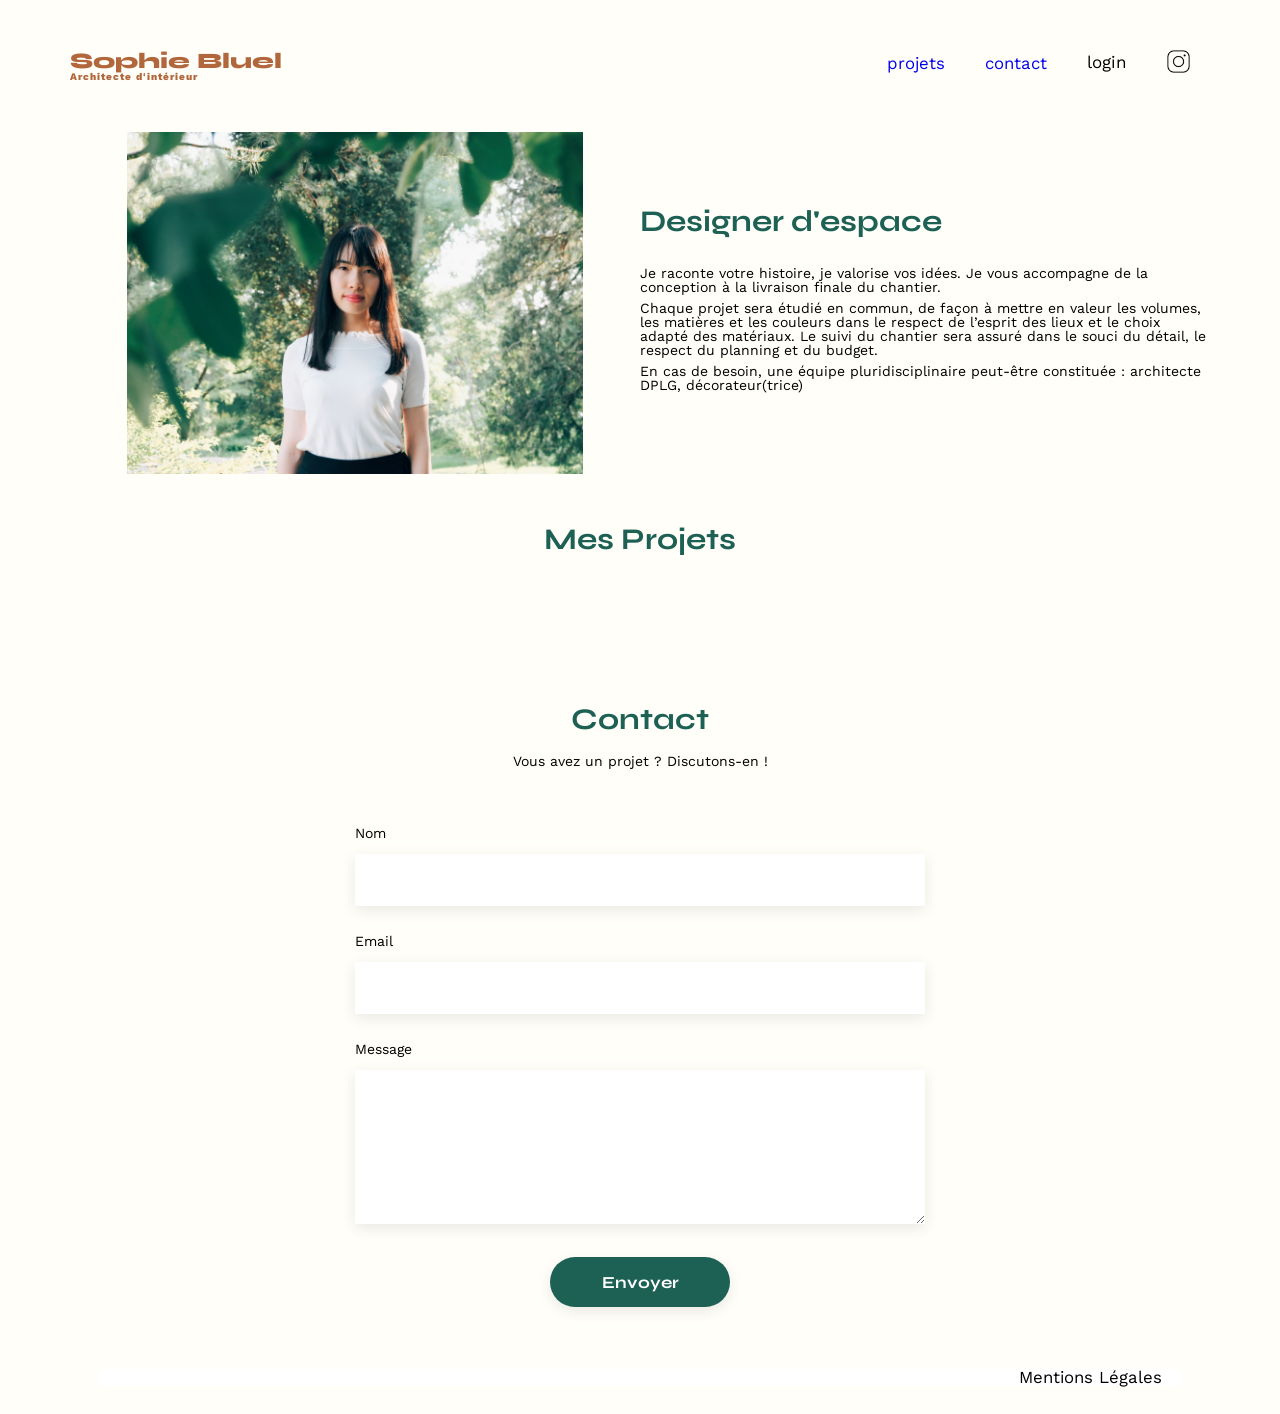
<file: FrontEnd/index.html>
<!DOCTYPE html>
<html lang="fr">

<head>
	<meta charset="UTF-8">
	<title>Sophie Bluel - Architecte d'intérieur</title>
	<meta name="viewport" content="width=device-width, initial-scale=1.0">
	<link rel="preconnect" href="https://fonts.googleapis.com">
	<link rel="preconnect" href="https://fonts.gstatic.com" crossorigin>
	<link href="https://fonts.googleapis.com/css2?family=Syne:wght@700;800&family=Work+Sans&display=swap"
		rel="stylesheet">
	<link rel="stylesheet" href="https://cdnjs.cloudflare.com/ajax/libs/font-awesome/6.4.0/css/all.min.css">
	<meta name="description" content="">
	<link rel="stylesheet" href="./assets/style.css">
	<script src="./main.js" defer></script>
</head>

<body>
	<div class="mode-edition">
		<div class="edition-modal">
		<i class="fa-regular fa-pen-to-square"></i>
		<p class="paragraphe">Mode édition</p>
		</div>
	</div>
	<header>
		<h1>Sophie Bluel <span>Architecte d'intérieur</span></h1>
		<nav>
			<ul>
				<li><a href="#portfolio"> projets </a></li>
				<li><a href="#contact"> contact </a></li>
				<li><a id="login-link" href="login.html">login</a></li>
				<li><a href="https://www.instagram.com/" target="_blank">
					<img src="./assets/icons/instagram.png" alt="Instagram">
				</a>
				</li>
			</ul>
		</nav>
	</header>
	<main>
		
		<section id="introduction">
			<h2 class="hidden-title">Introduction</h2>
			<figure>
				<img src="./assets/images/sophie-bluel.png" alt="Portrait de Sophie Bluel">
			</figure>
			<article>
				<h2>Designer d'espace</h2>
				<p>Je raconte votre histoire, je valorise vos idées. Je vous accompagne de la conception à la livraison
					finale du chantier.</p>
				<p>Chaque projet sera étudié en commun, de façon à mettre en valeur les volumes, les matières et les
					couleurs dans le respect de l’esprit des lieux et le choix adapté des matériaux. Le suivi du
					chantier sera assuré dans le souci du détail, le respect du planning et du budget.</p>
				<p>En cas de
					besoin, une équipe pluridisciplinaire peut-être constituée : architecte DPLG, décorateur(trice)</p>
			</article>
		</section>
		<section id="portfolio">
			<div class="portfolio-title">
				<h2>Mes Projets</h2>
				<div class="modifier">
					<i class="fa-regular fa-pen-to-square"></i>
					<p>Modifier</p>
				</div>
			</div>
			<div class="filter">

			</div>
			<div class="gallery">

			</div>
		</section>
		<section id="contact">
			<h2>Contact</h2>
			<p>Vous avez un projet ? Discutons-en !</p>
			<form action="#" method="post">
				<label for="name">Nom</label>
				<input type="text" name="name" id="name">
				<label for="email">Email</label>
				<input type="email" name="email" id="email">
				<label for="message">Message</label>
				<textarea name="message" id="message" cols="30" rows="10"></textarea>
				<input type="submit" value="Envoyer">
			</form>
		</section>
	</main>

	<footer>
		<nav>
			<ul>
				<li>Mentions Légales</li>
			</ul>
		</nav>
	</footer>

	<div class="modal">
		<div class="modal-content">
			<button class="close-modal">&times;</button>
			<div class="vue-gallery">
				<h3> Galerie photo</h3>
				<div class="modal-gallery"></div>
				<hr>
				<button class="add-photo">Ajouter une photo</button>
			</div>
			<div class="ajout-photo">
				<button class="retour-modal">
					<i class="fa-solid fa-arrow-left"></i>
				</button>
				<h3>Ajout photo</h3>
				<form>
					<div class="upload-photo">
						<i class="fa-regular fa-image"></i>
						<label for="image">+ Ajouter photo</label>
						<input type="file" id="image">
						
						<p>jpg, png : 4mo max</p>
					</div>
					<label for="title">Titre</label>
					<input type="text" id="title">
					<label for="category">Catégorie</label>
					<select id="category"></select>
					<hr>
					<button class="btn-valider" type="submit">Valider</button>
				</form>
			</div>
		</div>
	</div>

</body>

</html>
</file>
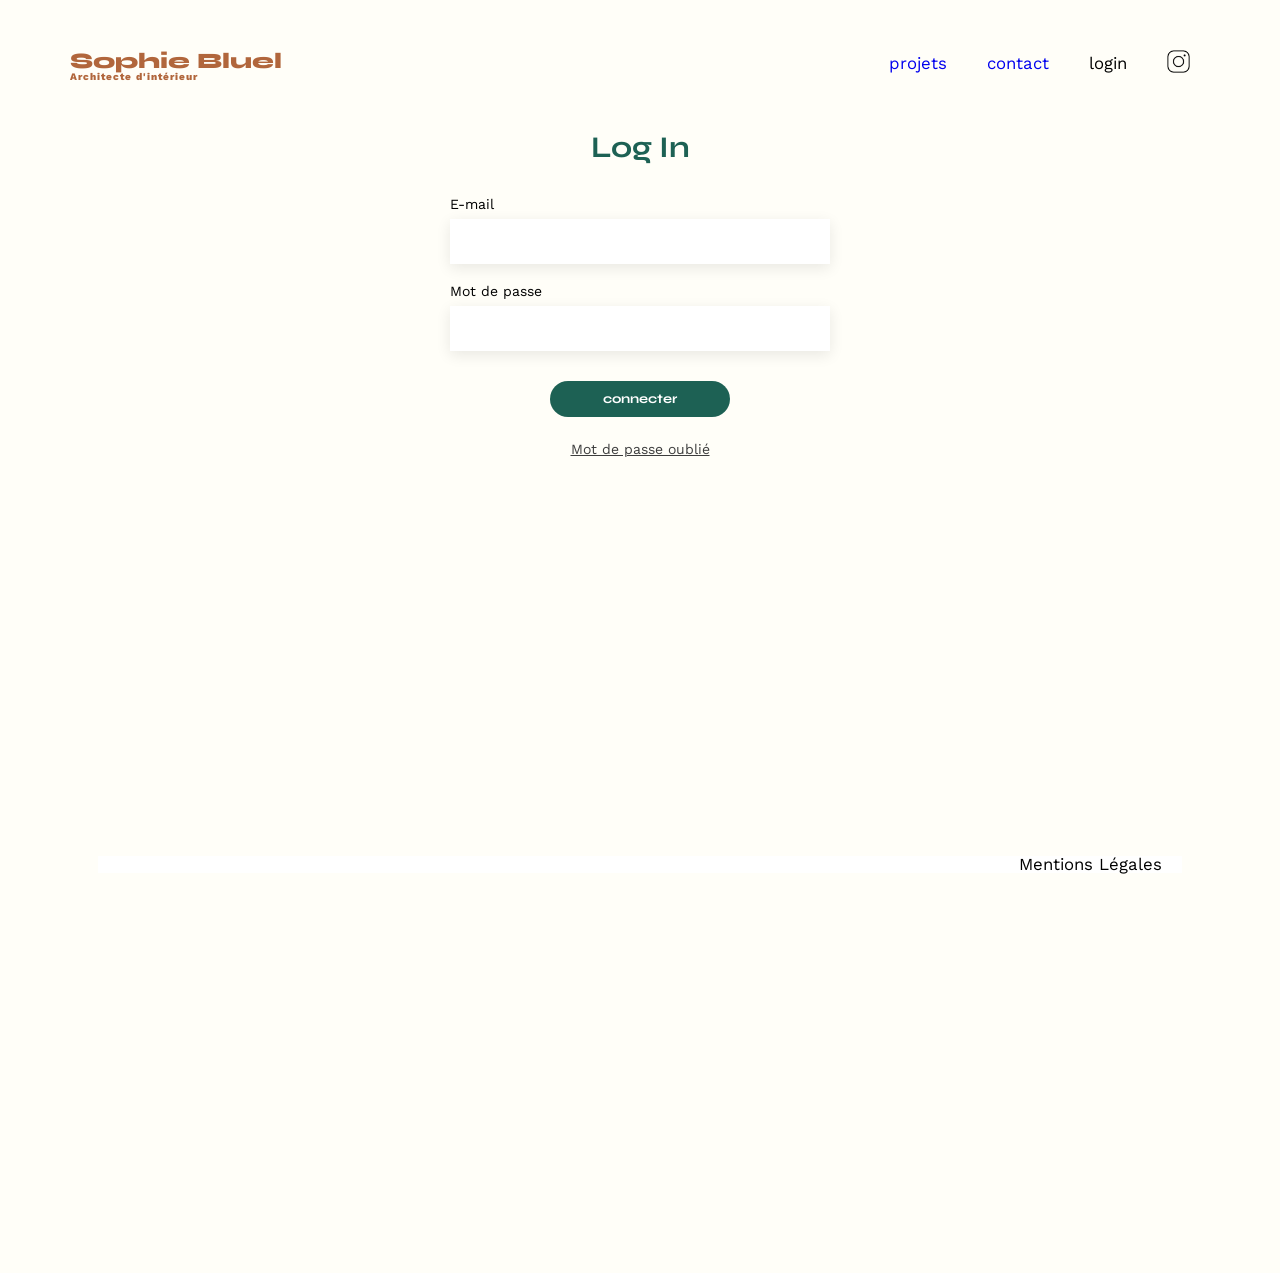
<file: FrontEnd/login.html>
<!DOCTYPE html>
<html lang="en">
<head>
    <meta charset="UTF-8">
    <meta name="viewport" content="width=device-width, initial-scale=1.0">
    <title>Page de connexion</title>
    <link rel="preconnect" href="https://fonts.googleapis.com">
	<link rel="preconnect" href="https://fonts.gstatic.com" crossorigin>
	<link href="https://fonts.googleapis.com/css2?family=Syne:wght@700;800&family=Work+Sans&display=swap" rel="stylesheet">
    <link rel="stylesheet" href="./assets/style.css">
    <link rel="stylesheet" href="./login/login.css">
   
    <script src="./login/login.js" defer></script>
   
</head>
<body>
<header>
	<h1>Sophie Bluel <span>Architecte d'intérieur</span></h1>
	<nav>
		<ul>
			<li><a href="index.html#portfolio"> projets </a></li>
			<li><a href="index.html#contact"> contact </a></li>
			<li> login </li>
			<li><img src="./assets/icons/instagram.png" alt="Instagram"></li>
		</ul>
	</nav>
</header>

    <main class="login-page">
  <h2>Log In</h2>

  <form class="login-form" id="login-form">
    <label for="email">E-mail</label>
    <input type="email" id="email" name="email">

    <label for="password">Mot de passe</label>
    <input type="password" id="password" name="password">

    <button type="submit" id="login-button"> connecter</button>
    <p id="error-message"></p>
  </form>

  <a href="#" class="forgot-password">Mot de passe oublié</a>
</main>
<footer class="footer-login">
	<nav>
		<ul>
			<li>Mentions Légales</li>
		</ul>
	</nav>
</footer>
</body>
</html>
</file>
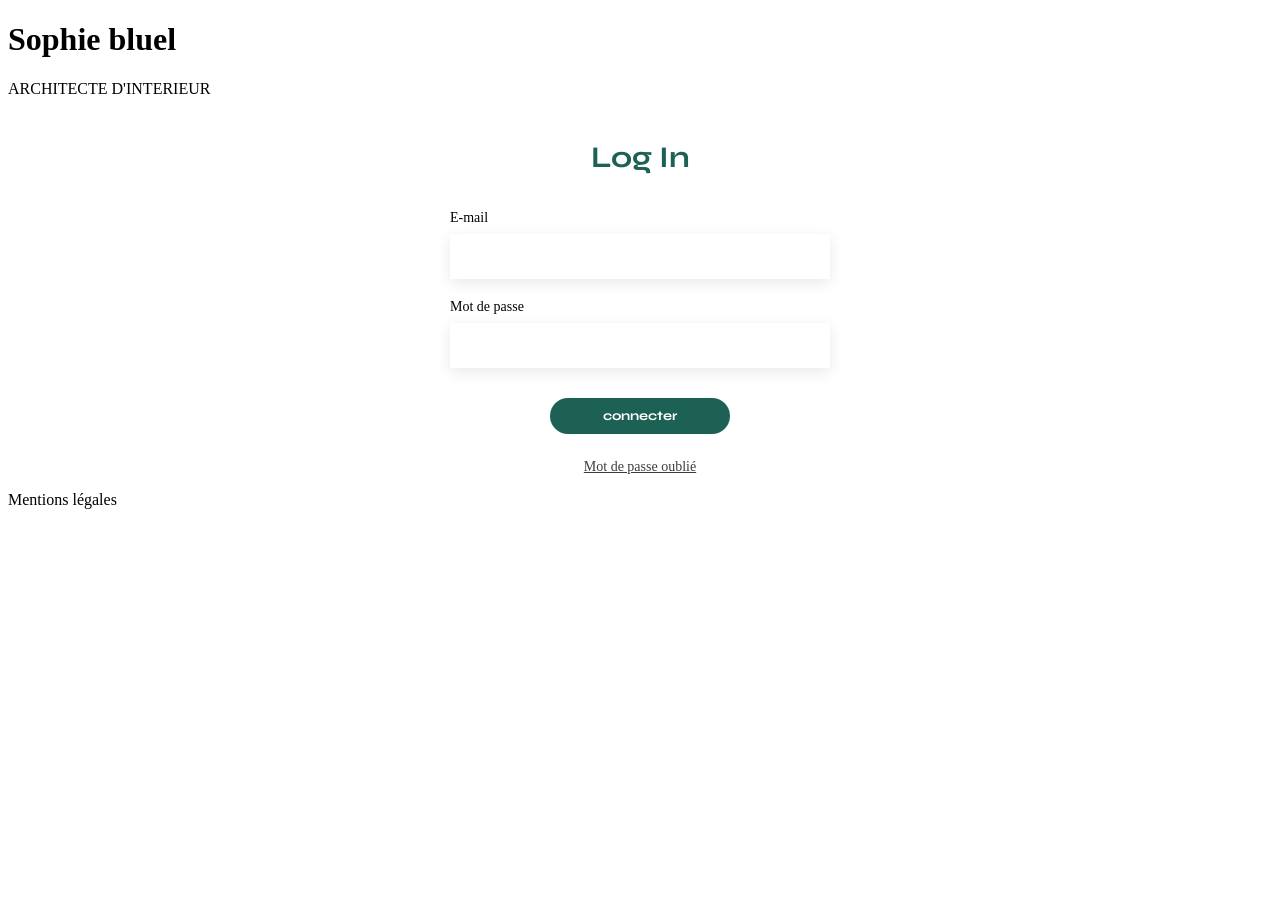
<file: FrontEnd/login/login.html>
<!DOCTYPE html>
<html lang="en">
<head>
    <meta charset="UTF-8">
    <meta name="viewport" content="width=device-width, initial-scale=1.0">
    <title>Page de connexion</title>
    <link rel="preconnect" href="https://fonts.googleapis.com">
	<link rel="preconnect" href="https://fonts.gstatic.com" crossorigin>
	<link href="https://fonts.googleapis.com/css2?family=Syne:wght@700;800&family=Work+Sans&display=swap" rel="stylesheet">
    <link rel="stylesheet" href="login.css">
   
</head>
<header>
    <div class="log">
    <h1 class="titre-sophie">Sophie bluel</h1>
    <p class="paragraphe-titre">ARCHITECTE D'INTERIEUR</p>
    </div>
</header>
<body>
    <main class="login-page">
  <h2>Log In</h2>

  <form class="login-form" id="login-form">
    <label for="email">E-mail</label>
    <input type="email" id="email" name="email">

    <label for="password">Mot de passe</label>
    <input type="password" id="password" name="password">

    <button type="submit" id="login-button"> connecter</button>
    <p id="error-message"></p>
  </form>

  <a href="#" class="forgot-password">Mot de passe oublié</a>
</main>
<footer>
    <p>Mentions légales</p>
</footer>
</body>
</html>
</file>
<file: FrontEnd/assets/style.css>
/* http://meyerweb.com/eric/tools/css/reset/
   v2.0 | 20110126
   License: none (public domain)
*/

html,
body,
div,
span,
applet,
object,
iframe,
h1,
h2,
h3,
h4,
h5,
h6,
p,
blockquote,
pre,
a,
abbr,
acronym,
address,
big,
cite,
code,
del,
dfn,
em,
img,
ins,
kbd,
q,
s,
samp,
small,
strike,
strong,
sub,
sup,
tt,
var,
b,
u,
i,
center,
dl,
dt,
dd,
ol,
ul,
li,
fieldset,
form,
label,
legend,
table,
caption,
tbody,
tfoot,
thead,
tr,
th,
td,
article,
aside,
canvas,
details,
embed,
figure,
figcaption,
footer,
header,
hgroup,
menu,
nav,
output,
ruby,
section,
summary,
time,
mark,
audio,
video {
  margin: 0;
  padding: 0;
  border: 0;
  font-size: 100%;
  font: inherit;
  vertical-align: baseline;
}

/* HTML5 display-role reset for older browsers */
article,
aside,
details,
figcaption,
figure,
footer,
header,
hgroup,
menu,
nav,
section {
  display: block;
}

body {
  line-height: 1;
  background-color: #fffef8;
}
.hidden-title {
  display: none;
}
ol,
ul {
  list-style: none;
}

blockquote,
q {
  quotes: none;
}

blockquote:before,
blockquote:after,
q:before,
q:after {
  content: "";
  content: none;
}

table {
  border-collapse: collapse;
  border-spacing: 0;
}

/** end reset css**/
body {
  max-width: 1140px;
  margin: auto;
  font-family: "Work Sans";
  font-size: 14px;
}

/*partit edition*/
.mode-edition {
  display: none;
  justify-content: center;
  align-items: center;
  background-color: black;
  color: white;
  height: 40px;
  width: 100vw;
  margin-left: calc(-50vw + 50%);
}

/*fin edition*/

header {
  display: flex;
  justify-content: space-between;
  margin: 50px 0;
}

section {
  margin: 50px 0;
}

h1 {
  display: flex;
  flex-direction: column;
  font-family: "Syne";
  font-size: 22px;
  font-weight: 800;
  color: #b1663c;
}

h1 > span {
  font-family: "Work Sans";
  font-size: 10px;
  letter-spacing: 0.1em;
}

h2 {
  font-family: "Syne";
  font-weight: 700;
  font-size: 30px;
  color: #1d6154;
}

nav ul {
  display: flex;
  align-items: center;
  list-style-type: none;
}

nav li {
  padding: 0 20px;
  font-size: 1.2em;
  cursor: pointer;
}

nav li :hover {
  color: #b1663c;
}

nav img {
  width: 23px;
}

#introduction {
  display: flex;
  align-items: center;
}

#introduction figure {
  flex: 1;
}

#introduction img {
  display: block;
  margin: auto;
  width: 80%;
}

#introduction article {
  flex: 1;
}

#introduction h2 {
  margin-bottom: 1em;
}

#introduction p {
  margin-bottom: 0.5em;
}

#portfolio h2 {
  text-align: center;
  margin-bottom: 1em;
}

/*icone et modifier*/
.portfolio-title {
  display: flex;
  justify-content: center;
  align-items: center;
  gap: 20px;
}

.modifier {
  display: none;
  align-items: center;
  padding-bottom: 27px;
  gap: 10px;
  cursor: pointer;
}

.modifier:hover {
  color: #b1663c;
}

/*fin icone et modifier*/
.edition-modal {
  display: flex;
  gap: 10px;
  transition: transform 0.2s ease;
  cursor: pointer;
}

.paragraphe:hover {
  transform: scale(1.1);
}

/*****partie filtre*****/
.filter {
  display: flex;
  justify-content: space-evenly;
  margin: 35px auto;
  width: 45%;
}

.filter button {
  background-color: #fffef8;
  border: 1px solid #1d6154;
  border-radius: 25px;
  color: #1d6154;
  padding: 5px 10px;
  font-family: "Syne";
}

.filter button:hover {
  background-color: #1d6154;
  color: white;
  cursor: pointer;
}

/***fin partie filtre***/

.gallery {
  width: 100%;
  display: grid;
  grid-template-columns: 1fr 1fr 1fr;
  grid-column-gap: 20px;
  grid-row-gap: 20px;
}

.gallery img {
  width: 100%;
  height: 490px;
  object-fit: cover;
  display: block;
}

#contact {
  width: 50%;
  margin: auto;
}

#contact > * {
  text-align: center;
}

#contact h2 {
  margin-bottom: 20px;
}

#contact form {
  text-align: left;
  margin-top: 30px;
  display: flex;
  flex-direction: column;
}

#contact input {
  height: 50px;
  font-size: 1.2em;
  border: none;
  box-shadow: 0px 4px 14px rgba(0, 0, 0, 0.09);
}

#contact label {
  margin: 2em 0 1em 0;
}

#contact textarea {
  border: none;
  box-shadow: 0px 4px 14px rgba(0, 0, 0, 0.09);
}

input[type="submit"] {
  font-family: "Syne";
  font-weight: 700;
  color: white;
  background-color: #1d6154;
  margin: 2em auto;
  width: 180px;
  text-align: center;
  border-radius: 60px;
}

footer nav ul {
  display: flex;
  justify-content: flex-end;
  margin: 2em;
  background-color: #ffff;
}

a {
  text-decoration: none;
}

a:visited {
  color: black;
}

/*******modal********/

.modal {
  display: none;
  position: fixed;
  top: 0;
  left: 0;
  width: 100%;
  height: 100%;
  background-color: rgb(0, 0, 0, 0.8);
  justify-content: center;
  align-items: center;
}

.modal-content {
  background-color: #fff;
  position: relative;
  width: min(90vw, 630px);
  max-height: 90vh;
  overflow-y: auto;
  padding: 40px 80px;
  border-radius: 10px;
  box-sizing: border-box;
}

.modal-gallery {
  display: grid;
  grid-template-columns: repeat(5, 1fr);
  gap: 25px 10px;
  width: 100%;
  max-width: 420px;
  margin: 0 auto;
}

.modal-gallery img {
  width: 100%;
  height: 102px;
  object-fit: cover;
  display: block;
}

.modal-content h3 {
  text-align: center;
  font-family: "Work Sans";
  font-size: 26px;
  font-weight: 400;
  padding-bottom: 50px;
}

.add-photo {
  display: block;
  margin: 80px auto 0 auto;
  font-family: "Syne", sans-serif;
  background-color: #1d6154;
  color: white;
  font-size: 14px;
  border: none;
  border-radius: 60px;

  width: 237px;
  height: 36px;

  cursor: pointer;
}

.modal-content hr {
  margin-top: 50px;
  width: 90%;
}

.close-modal {
  position: absolute;
  top: 20px;
  right: 20px;
  border: none;
  background-color: #ffff;
  cursor: pointer;
  font-size: 25px;
  transition: transform 0.2s ease;
}

.close-modal:hover {
  transform: scale(1.2);
}

.modal-item {
  position: relative;
}

.modal-item i {
  position: absolute;
  top: 6px;
  right: 6px;
  background: black;
  color: white;
  padding: 4px;
  border-radius: 3px;
  font-size: 10px;
}

#login-link {
  color: black;
  text-decoration: none;

  font-size: 17px;
  cursor: pointer;
}

#login-link:hover {
  color: #b1663c;
}

.ajout-photo {
  display: none;
  flex-direction: column;
  align-items: center;
  position: relative;
}

.retour-modal {
  position: absolute;
  left: -50px;
  top: -10px;
  border: none;
  background-color: #fff;
  font-size: 15px;
  cursor: pointer;
  transition: transform 0.2s ease;
}

.retour-modal:hover {
  transform: scale(1.2);
}

.ajout-photo form {
  display: flex;
  flex-direction: column;
  gap: 20px;
}

/*fin modal*/

/*modal ajout photo*/

.ajout-photo {
  display: none;
  flex-direction: column;
  align-items: center;
  position: relative;
}

.retour-modal {
  position: absolute;
  left: -50px;
  top: -10px;
  border: none;
  background-color: #fff;
  font-size: 15px;
  cursor: pointer;
  transition: transform 0.2s ease;
}

.retour-modal:hover {
  transform: scale(1.2);
}

.ajout-photo form {
  display: flex;
  flex-direction: column;
  gap: 20px;
}

.upload-photo {
  width: 100%;
  height: 170px;
  background-color: #e8f1f6;
  border-radius: 3px;

  display: flex;
  flex-direction: column;
  gap: 20px;
  padding-top: 20px;
  align-items: center;

  position: relative;
  overflow: hidden;
}

.upload-photo input {
  display: none;
}

.upload-photo label {
  background-color: #cbd6dc;
  color: #306685;
  padding: 10px 30px;
  border-radius: 50px;
  cursor: pointer;
  font-weight: 500;
}

.upload-photo i {
  font-size: 60px;
  color: #b9c5cc;
}

.upload-photo p {
  font-size: 10px;
  color: #444444;
}

.preview-photo {
  display: none;
  width: 130px;
  height: 100%;
  object-fit: cover;
}

.ajout-photo form {
  width: 100%;
  max-width: 420px;
}

.ajout-photo input[type="text"],
.ajout-photo select {
  height: 40px;
  width: 100%;
  box-sizing: border-box;
}

.btn-valider {
  display: block;
  margin: 80px auto 0 auto;
  font-family: "Syne", sans-serif;
  background-color: #a7a7a7;
  color: white;
  font-size: 14px;
  border: none;
  border-radius: 60px;

  width: 237px;
  height: 36px;

  cursor: pointer;
}

@media (max-width: 600px) {
  .modal-content {
    width: 90vw;
    padding: 30px 25px;
  }

  .modal-gallery {
    grid-template-columns: repeat(3, 1fr);
  }
}
</file>
<file: FrontEnd/login/login.css>
.login-page {
  display: flex;
  flex-direction: column;
  align-items: center;
}

.login-page h2 {
  font-family: "Syne", sans-serif;
  color: #1d6154;
  font-size: 30px;
  margin-bottom: 35px;
}

.login-form {
  display: flex;
  flex-direction: column;
  width: 380px;
}

.login-form label {
  margin-bottom: 8px;
  font-size: 14px;
}

.login-form input {
  height: 45px;
  border: none;
  box-shadow: 0px 4px 14px rgba(0, 0, 0, 0.09);
  margin-bottom: 20px;
  padding: 0 15px;
}

.login-form button {
  width: 180px;
  height: 36px;
  border: none;
  border-radius: 60px;
  background-color: #1d6154;
  color: white;
  font-family: "Syne", sans-serif;
  font-weight: 700;
  margin: 10px auto 25px;
  cursor: pointer;
}

.forgot-password {
  color: #3d3d3d;
  text-decoration: underline;
  font-size: 14px;
}

.footer-login {
  margin: 400px auto 400px;
}

a {
  text-decoration: none;
}

a:visited {
  color: black;
}

#login-link {
  color: black;
  text-decoration: none;
  padding: 0 10px;
  font-size: 1.2em;
  cursor: pointer;
}

#error-message {
  background-color: red;
  display: none;
  justify-content: center;
  align-items: center;
  padding: 10px;
  border-radius: 10px;
  margin-bottom: 10px;
}
</file>
